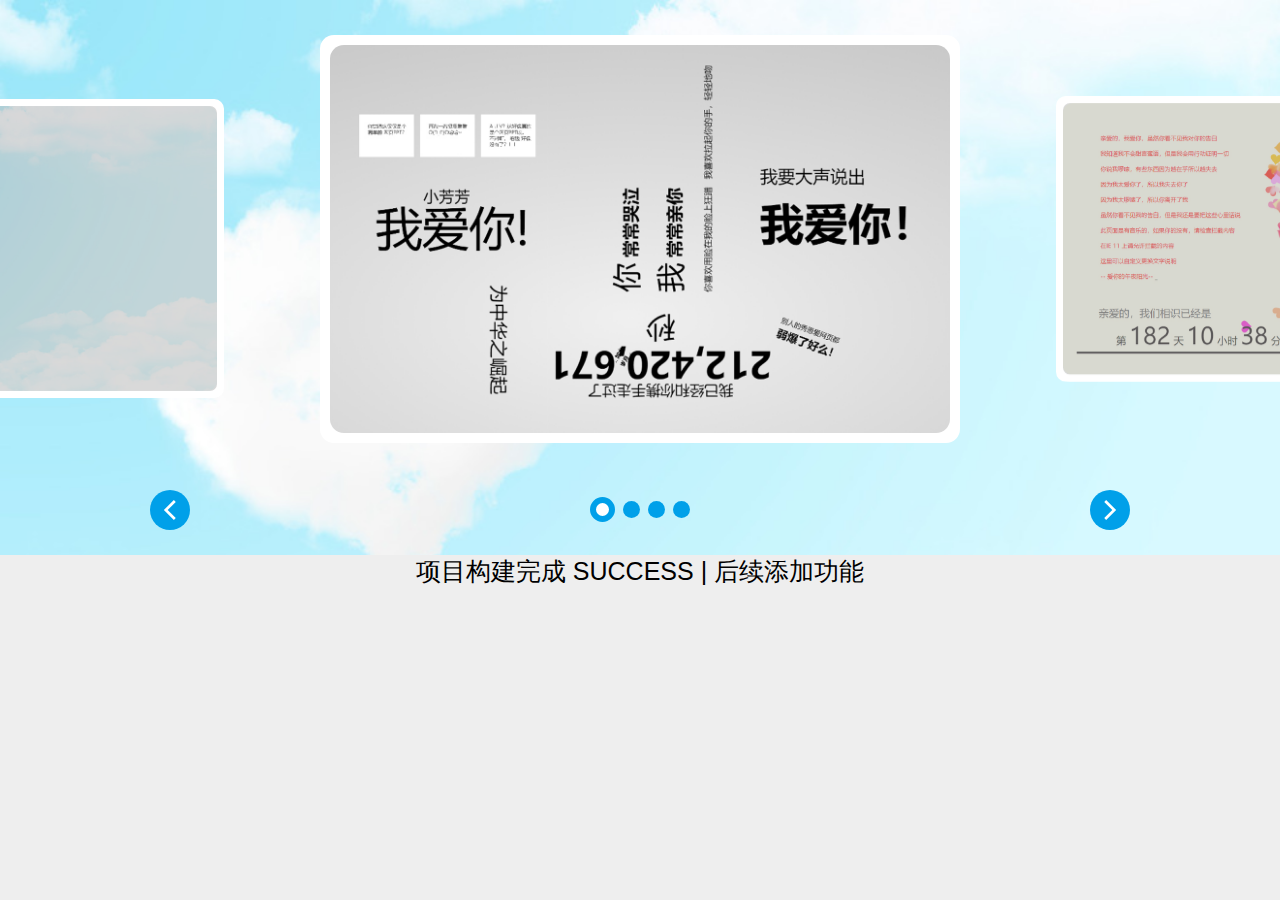
<file: index.html>
<!DOCTYPE html>
<html lang="zh">
<head>
    <meta charset="utf-8">
    <title>love-confession</title>
    <base target="_blank" />
    <link rel="stylesheet" type="text/css" href="css/swiper.min.css">
    <link rel="stylesheet" type="text/css" href="css/style.css">
</head>
<body>
	<!-- Swiper -->
	<section class="pc-banner">
	    <div class="swiper-container">
	        <div class="swiper-wrapper">
	            <div class="swiper-slide swiper-slide-center none-effect">
	            	<a href="demo/01/index.html"><img src="images/01.jpg" ></a>
	            </div>
	            <div class="swiper-slide"><a href="demo/02/index.html"><img src="images/02.jpg" ></a></div>
	            <div class="swiper-slide"><a href="demo/03/index.html"><img src="images/03.jpg" ></a></div>
	            <div class="swiper-slide"><a href="#"><img src="images/00.jpg" ></a></div>

	        </div>
	    </div>

	    <div class="swiper-pagination"></div>
		<div class="button">
	    <div class="swiper-button-prev"></div>
	    <div class="swiper-button-next"></div></div>
	</section>
	<div class="describe">项目构建完成 SUCCESS | 后续添加功能</div>

    <!-- Swiper JS -->
    <script src="js/swiper.min.js"></script>
    <!-- Initialize Swiper -->
    <script>
		window.onload = function() {
	    var swiper = new Swiper('.swiper-container',{
			autoplay:3000,	//是否自动滚动
			speed:1000,		//滚动速速
			autoplayDisableOnInteraction : false,
			loop:true,
			centeredSlides : true,
			slidesPerView:2,//当前选中
	        pagination : '.swiper-pagination',
			paginationClickable:true,
			prevButton:'.swiper-button-prev',//左右切换
	        nextButton:'.swiper-button-next',//左右切换
			onInit:function(swiper){		 //当前选中 状态
					swiper.slides[2].className="swiper-slide swiper-slide-active";//第一次打开不要动画
				},
	        	breakpoints: { 
	                668: {
	                    slidesPerView: 1,
	                }
	            }
			});
		}
    </script>
</body>
</html>
</file>
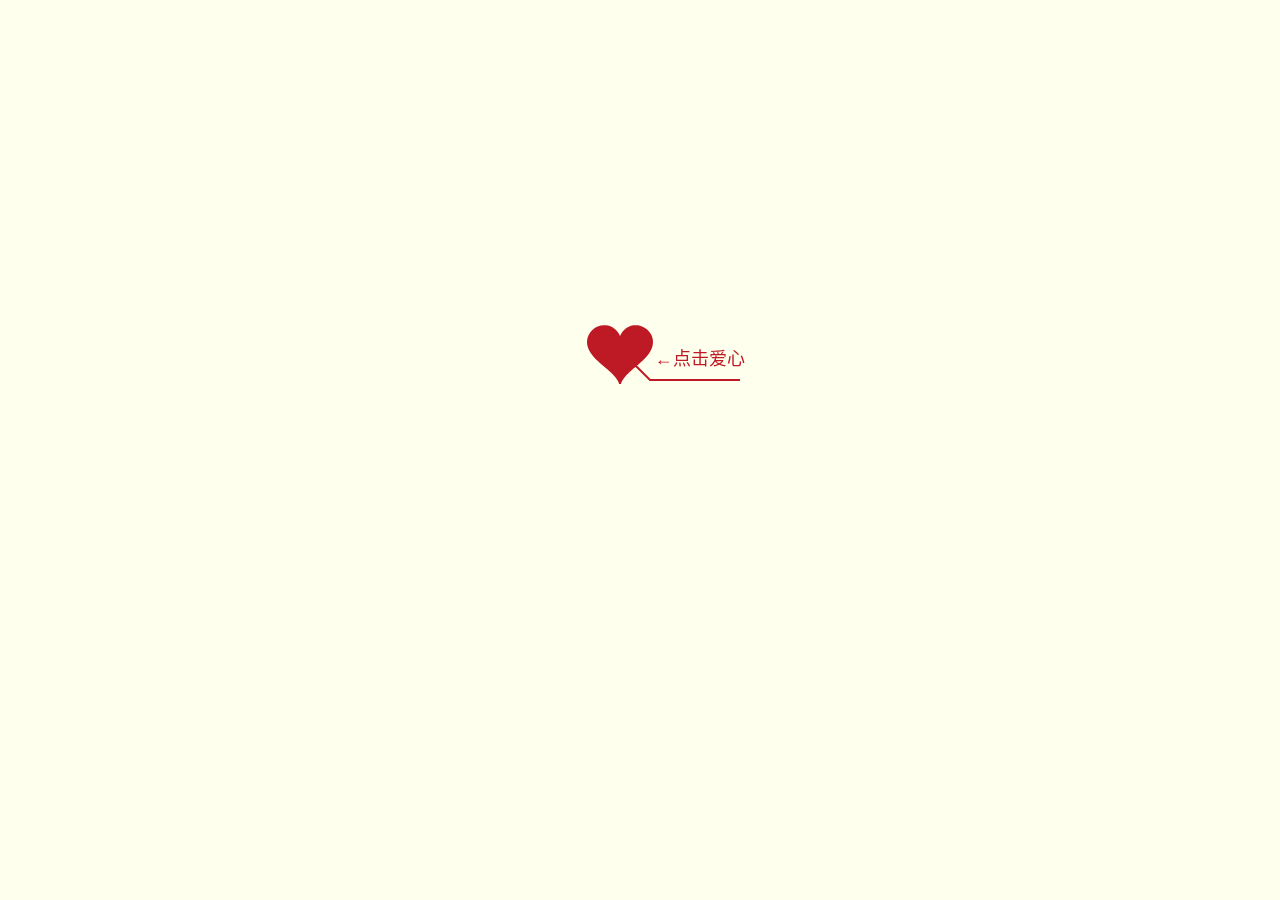
<file: demo/02/index.html>
﻿<!DOCTYPE html>
<html lang="Zh-CN">
<head>
	<!-------------------------------------------------------------------------------->
	<!-- 想要了解更多此类页面信息 -->
	<!-- 欢迎访问GitHub开源项目：https://github.com/local-host-8080/love-confession -->
	<!-- 相信总有一款适合你~ -->
	<!-------------------------------------------------------------------------------->
	<meta http-equiv="Content-Type" content="text/html; charset=UTF-8">
	<title>02-相识若相思|相恋似相依</title>
    <link type="text/css" rel="stylesheet" href="./js/default.css">
	<script type="text/javascript" src="./js/jquery.min.js"></script>
	<script type="text/javascript" src="./js/jscex.min.js"></script>
	<script type="text/javascript" src="./js/jscex-parser.js"></script>
	<script type="text/javascript" src="./js/jscex-jit.js"></script>
	<script type="text/javascript" src="./js/jscex-builderbase.min.js"></script>
	<script type="text/javascript" src="./js/jscex-async.min.js"></script>
	<script type="text/javascript" src="./js/jscex-async-powerpack.min.js"></script>
	<script type="text/javascript" src="./js/functions.js" charset="utf-8"></script>
	<script type="text/javascript" src="./js/love.js" charset="utf-8"></script>
</head>
<body>
	<audio autoplay="autopaly">
	<source src="music/勇气-梁静茹.mp3" type="audio/mp3" /></audio>  
	<div id="main">
	<div id="error">本页面采用HTML5编辑，目前您的浏览器无法显示，请换成谷歌(<a href="http://www.google.cn/chrome/intl/zh-CN/landing_chrome.html?hl=zh-CN&brand=CHMI">Chrome</a>)或者火狐(<a href="http://firefox.com.cn/download/">Firefox</a>)浏览器，或者其他游览器的最新版本。</div>
		<div id="wrap">
			<div id="text">
				<div id="code">
					<font color="#FF0000">
						<span class="say">亲爱的，我爱你，虽然你看不见我对你的告白</span><br>
						<span class="say"> </span><br>
						<span class="say"> 我知道我不会甜言蜜语，但是我会用行动证明一切</span><br>
						<span class="say"> </span><br>
						<span class="say">你说我啰嗦，有些东西因为越在乎所以越失去</span><br>
						<span class="say"> </span><br>
						<span class="say">因为我太爱你了，所以我失去你了</span><br>
						<span class="say"> </span><br>
						<span class="say">因为我太啰嗦了，所以你离开了我</span><br>
						<span class="say"> </span><br>
						<span class="say">虽然你看不见我的告白，但是我还是要把这些心里话说</span><br>
						<span class="say"> </span><br>
						<span class="say">此页面是有音乐的，如果你的没有，请检查拦截内容</span><br>
						<span class="say"> </span><br>
						<span class="say">在IE 11 上请允许拦截的内容</span><br>
						<span class="say"> </span><br>
						<span class="say">这里可以自定义更换文字说明</span><br>
						<span class="say"> </span><br>
						<span class="say"> -- 爱你的午夜阳光--</span>
					</font>
				</div>
			</div>
			<div id="clock-box">
				<span><font color="#666666">亲爱的，我们相识已经是</font></span>
				<div id="clock"></div>
			</div>
			<canvas id="canvas" width="1100" height="680"></canvas>
		</div>
	</div>
<script>
    (function(){
        var canvas = $('#canvas');
		
        if (!canvas[0].getContext) {
            $("#error").show();
            return false;
        }

        var width = canvas.width();
        var height = canvas.height();
        
        canvas.attr("width", width);
        canvas.attr("height", height);

        var opts = {
            seed: {
                x: width / 2 - 20,
                color: "rgb(190, 26, 37)",
                scale: 2
            },
            branch: [
                [535, 680, 570, 250, 500, 200, 30, 100, [
                    [540, 500, 455, 417, 340, 400, 13, 100, [
                        [450, 435, 434, 430, 394, 395, 2, 40]
                    ]],
                    [550, 445, 600, 356, 680, 345, 12, 100, [
                        [578, 400, 648, 409, 661, 426, 3, 80]
                    ]],
                    [539, 281, 537, 248, 534, 217, 3, 40],
                    [546, 397, 413, 247, 328, 244, 9, 80, [
                        [427, 286, 383, 253, 371, 205, 2, 40],
                        [498, 345, 435, 315, 395, 330, 4, 60]
                    ]],
                    [546, 357, 608, 252, 678, 221, 6, 100, [
                        [590, 293, 646, 277, 648, 271, 2, 80]
                    ]]
                ]] 
            ],
            bloom: {
                num: 700,
                width: 1080,
                height: 650,
            },
            footer: {
                width: 1200,
                height: 5,
                speed: 10,
            }
        }

        var tree = new Tree(canvas[0], width, height, opts);
        var seed = tree.seed;
        var foot = tree.footer;
        var hold = 1;

        canvas.click(function(e) {
            var offset = canvas.offset(), x, y;
            x = e.pageX - offset.left;
            y = e.pageY - offset.top;
            if (seed.hover(x, y)) {
                hold = 0; 
                canvas.unbind("click");
                canvas.unbind("mousemove");
                canvas.removeClass('hand');
            }
        }).mousemove(function(e){
            var offset = canvas.offset(), x, y;
            x = e.pageX - offset.left;
            y = e.pageY - offset.top;
            canvas.toggleClass('hand', seed.hover(x, y));
        });

        var seedAnimate = eval(Jscex.compile("async", function () {
            seed.draw();
            while (hold) {
                $await(Jscex.Async.sleep(10));
            }
            while (seed.canScale()) {
                seed.scale(0.95);
                $await(Jscex.Async.sleep(10));
            }
            while (seed.canMove()) {
                seed.move(0, 2);
                foot.draw();
                $await(Jscex.Async.sleep(10));
            }
        }));

        var growAnimate = eval(Jscex.compile("async", function () {
            do {
    	        tree.grow();
                $await(Jscex.Async.sleep(10));
            } while (tree.canGrow());
        }));

        var flowAnimate = eval(Jscex.compile("async", function () {
            do {
    	        tree.flower(2);
                $await(Jscex.Async.sleep(10));
            } while (tree.canFlower());
        }));

        var moveAnimate = eval(Jscex.compile("async", function () {
            tree.snapshot("p1", 240, 0, 610, 680);
            while (tree.move("p1", 500, 0)) {
                foot.draw();
                $await(Jscex.Async.sleep(10));
            }
            foot.draw();
            tree.snapshot("p2", 500, 0, 610, 680);

            // 会有闪烁不得意这样做, (＞﹏＜)
            canvas.parent().css("background", "url(" + tree.toDataURL('image/png') + ")");
            canvas.css("background", "#ffe");
            $await(Jscex.Async.sleep(300));
            canvas.css("background", "none");
        }));

        var jumpAnimate = eval(Jscex.compile("async", function () {
            var ctx = tree.ctx;
            while (true) {
                tree.ctx.clearRect(0, 0, width, height);
                tree.jump();
                foot.draw();
                $await(Jscex.Async.sleep(25));
            }
        }));

        var textAnimate = eval(Jscex.compile("async", function () {
		    var together = new Date();
		    together.setFullYear(2019,03 ,08); 			//时间年月日
		    together.setHours(07);						//小时	
		    together.setMinutes(03);					//分钟
		    together.setSeconds(0);						//秒前一位
		    together.setMilliseconds(55);				//秒第二位

		    $("#code").show().typewriter();
            $("#clock-box").fadeIn(500);
            while (true) {
                timeElapse(together);
                $await(Jscex.Async.sleep(1000));
            }
        }));

        var runAsync = eval(Jscex.compile("async", function () {
            $await(seedAnimate());
            $await(growAnimate());
            $await(flowAnimate());
            $await(moveAnimate());

            textAnimate().start();

            $await(jumpAnimate());
        }));

        runAsync().start();
    })();
</script>
</body>
</html>
</file>
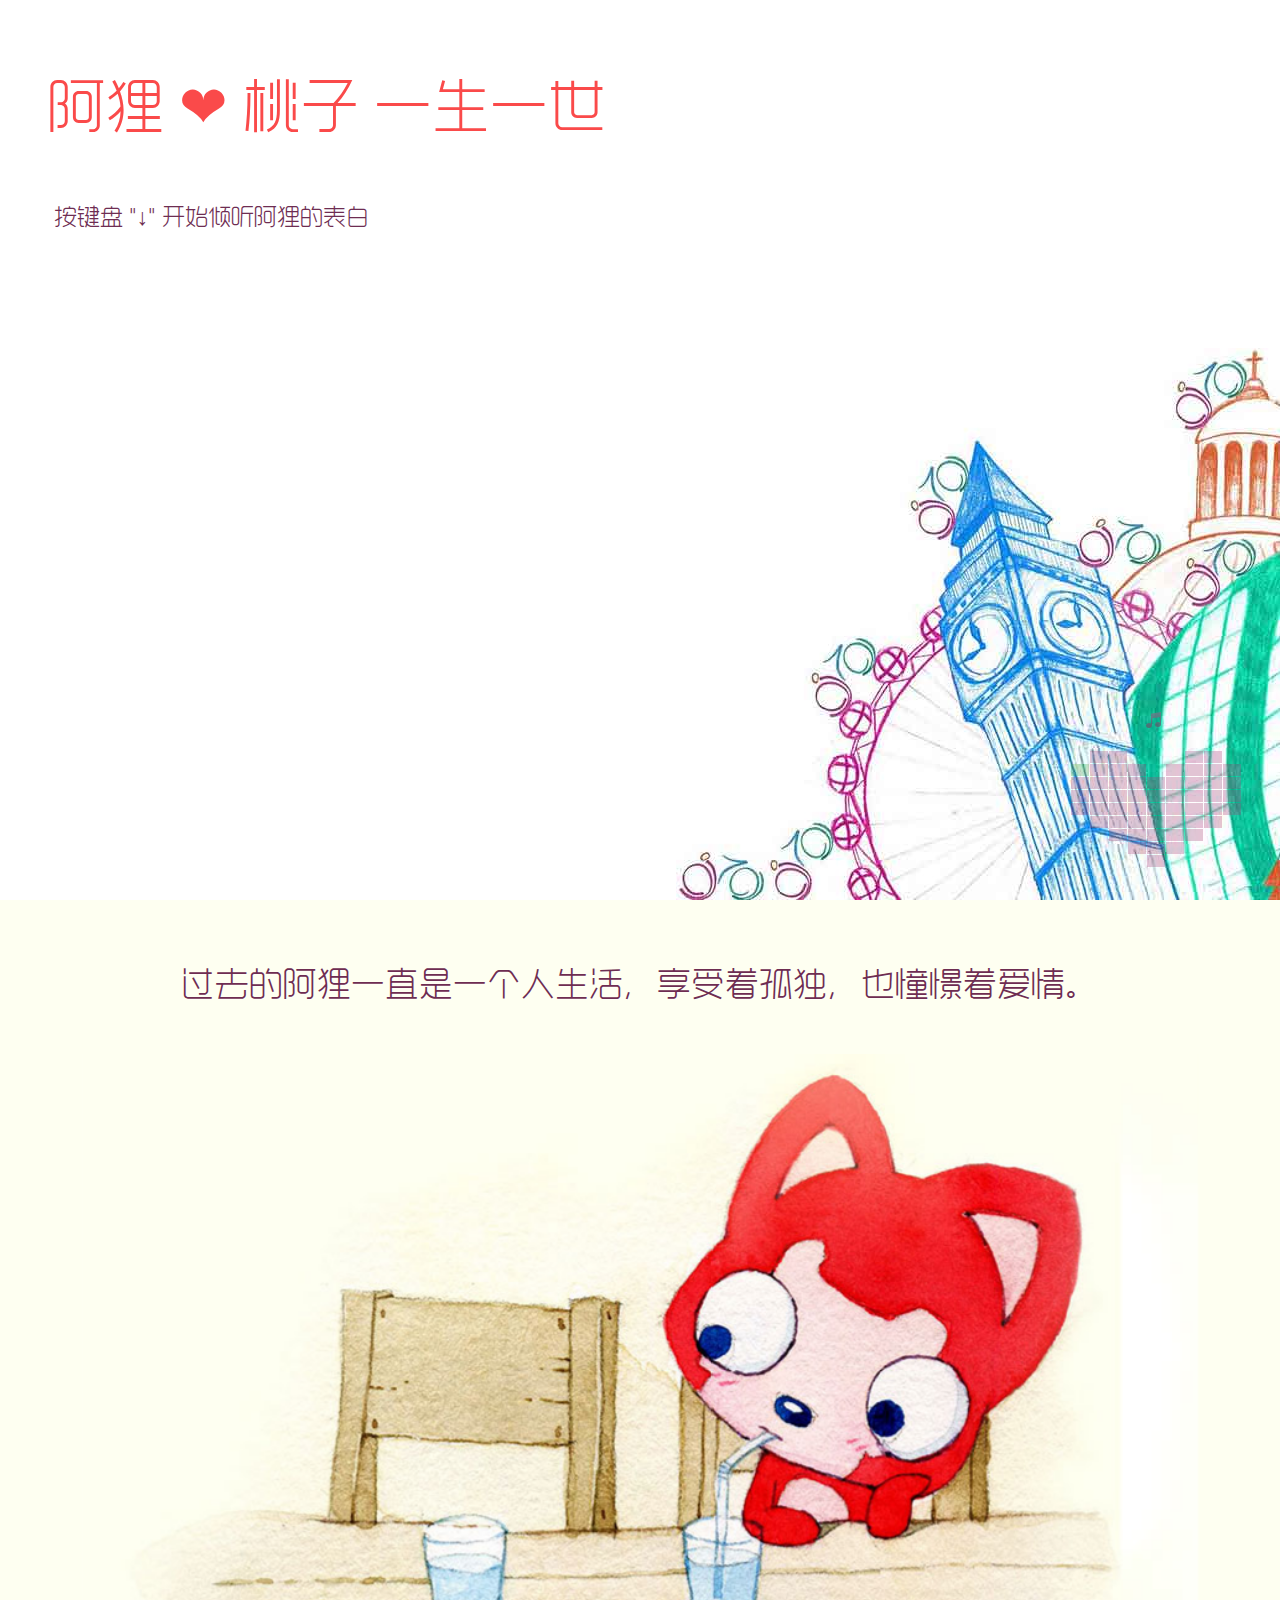
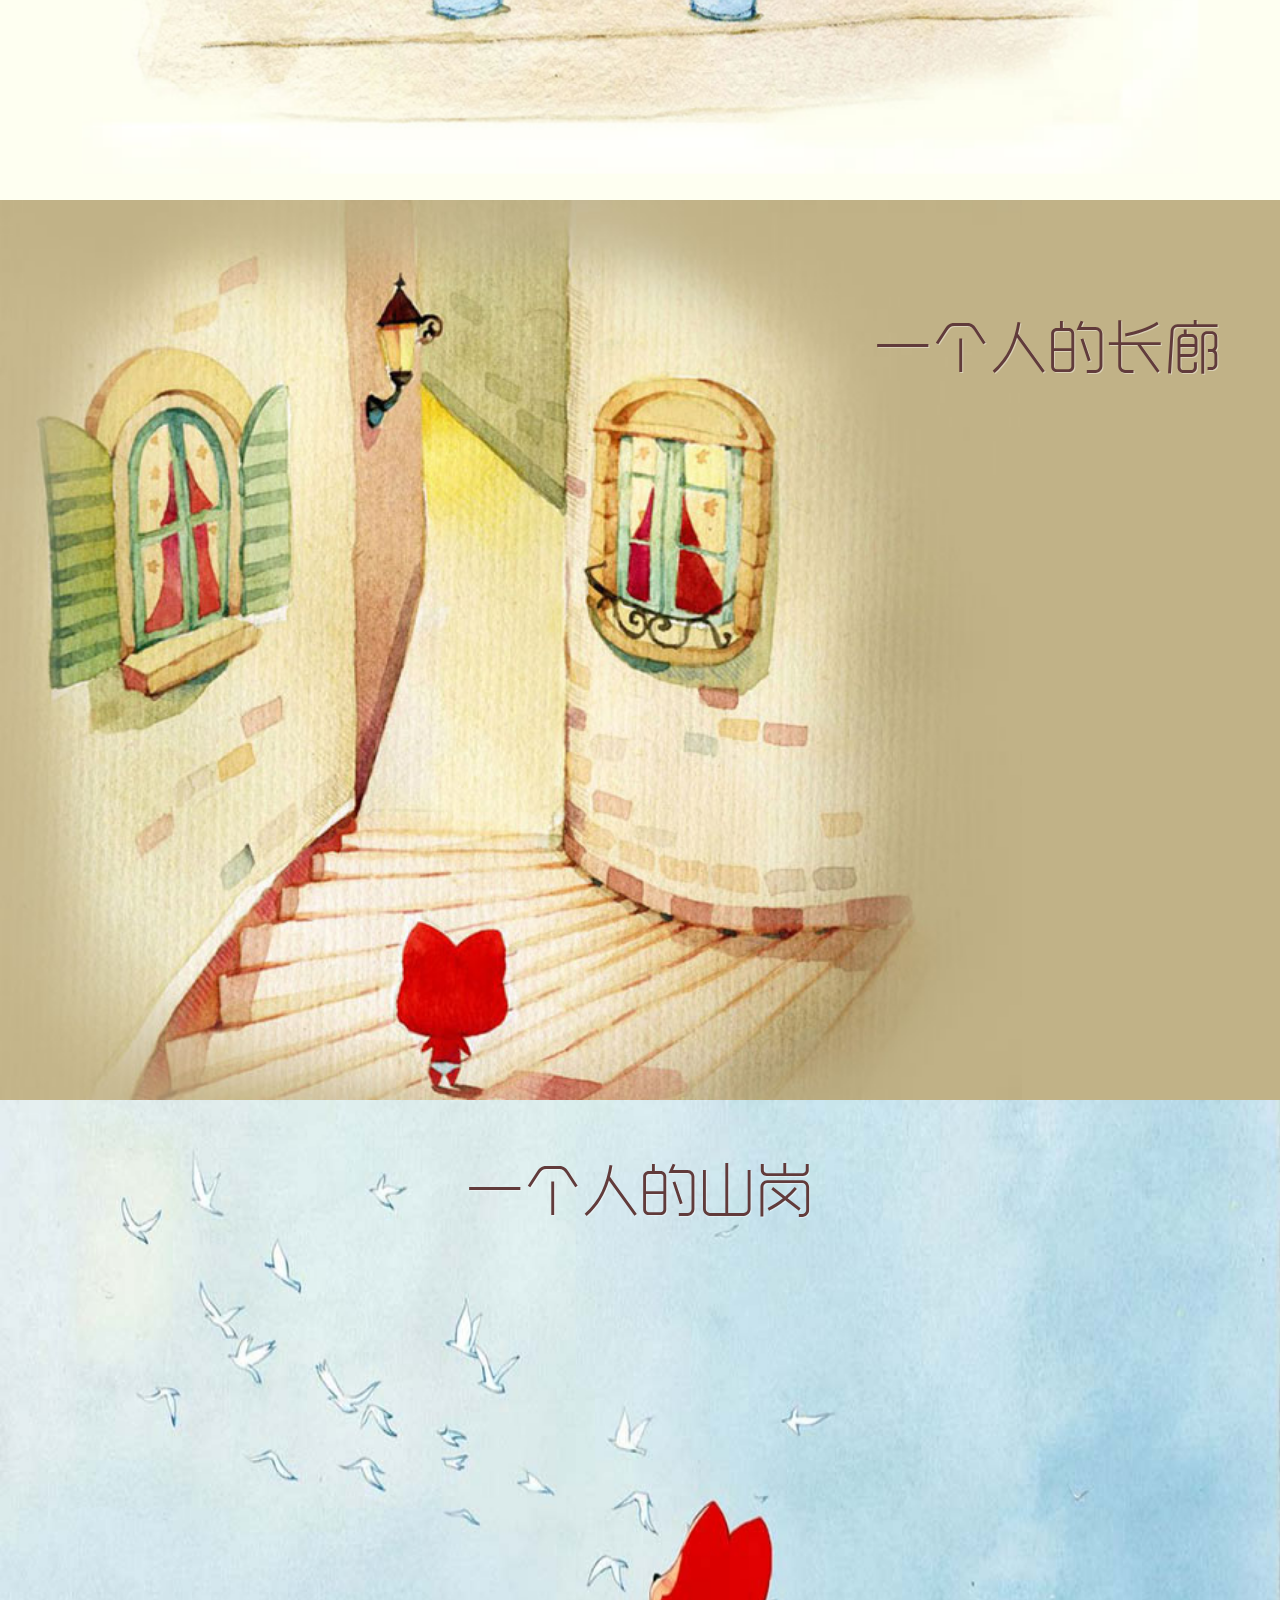
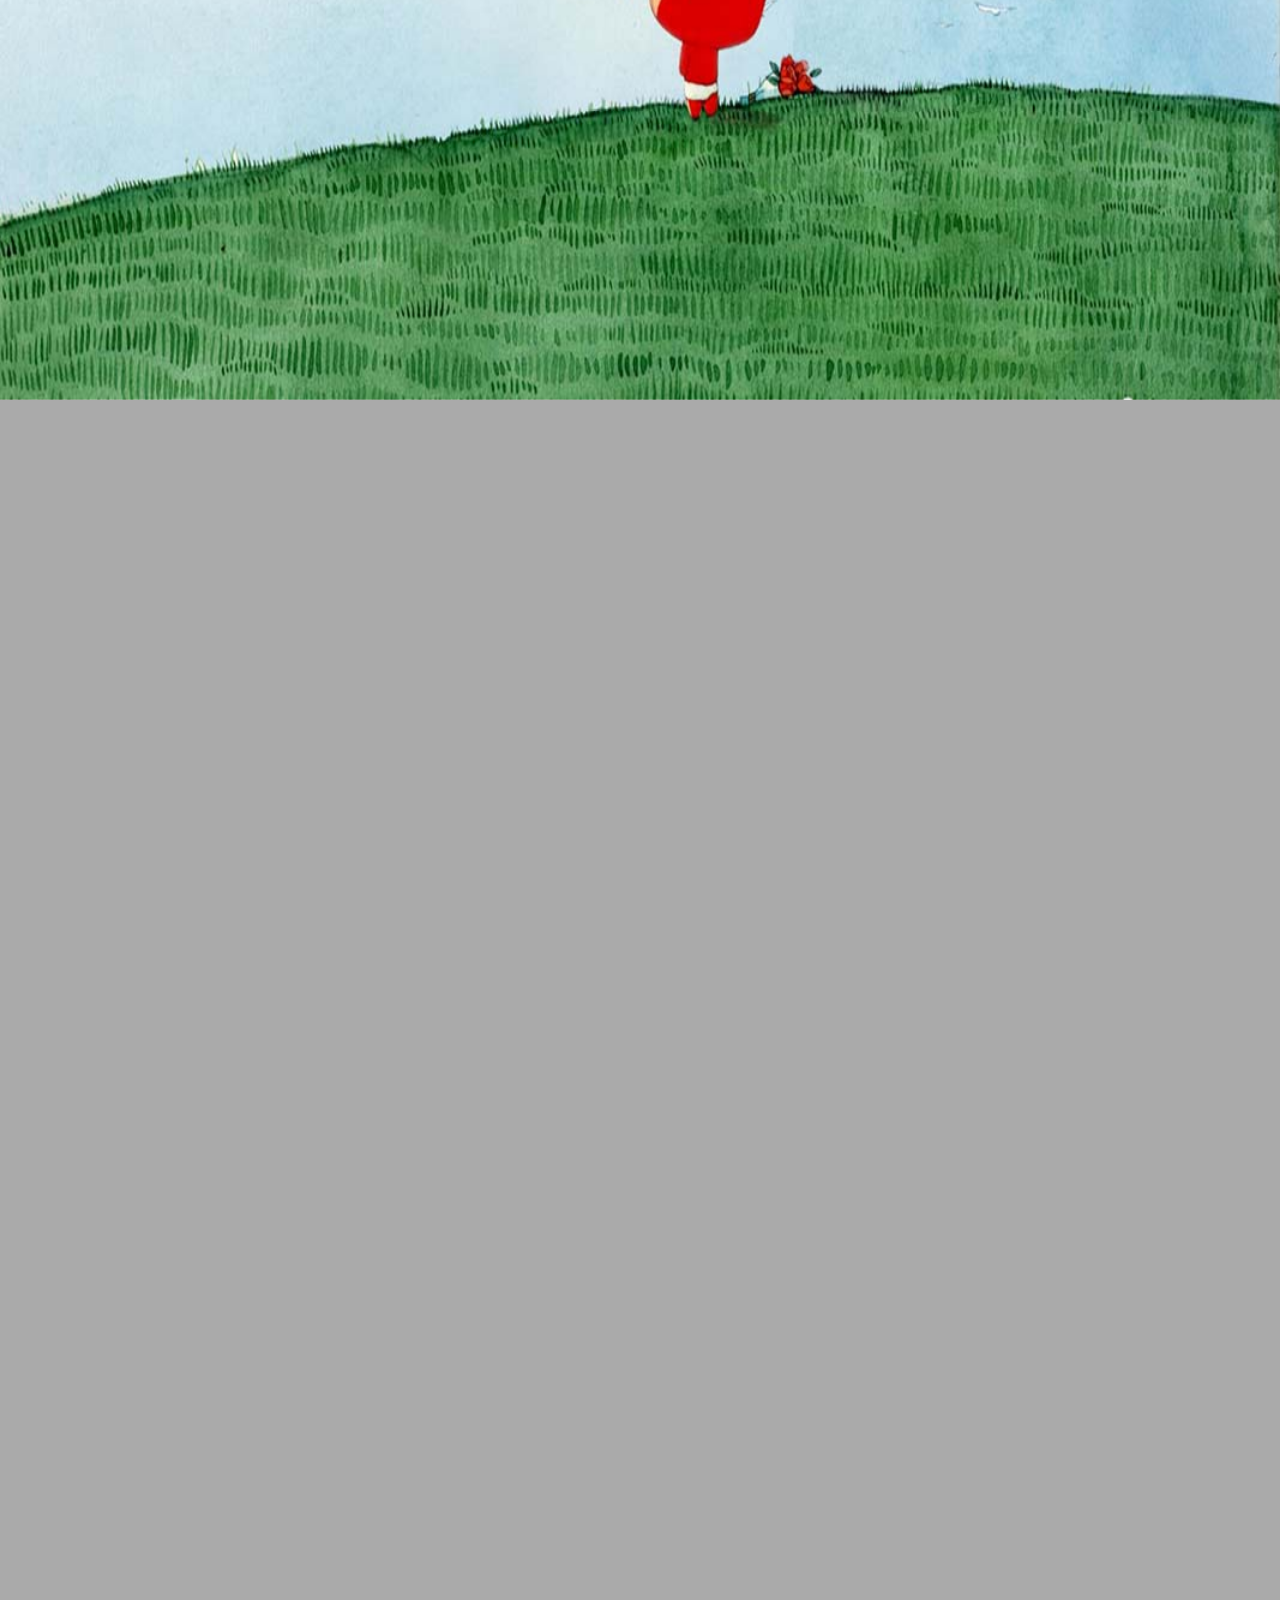
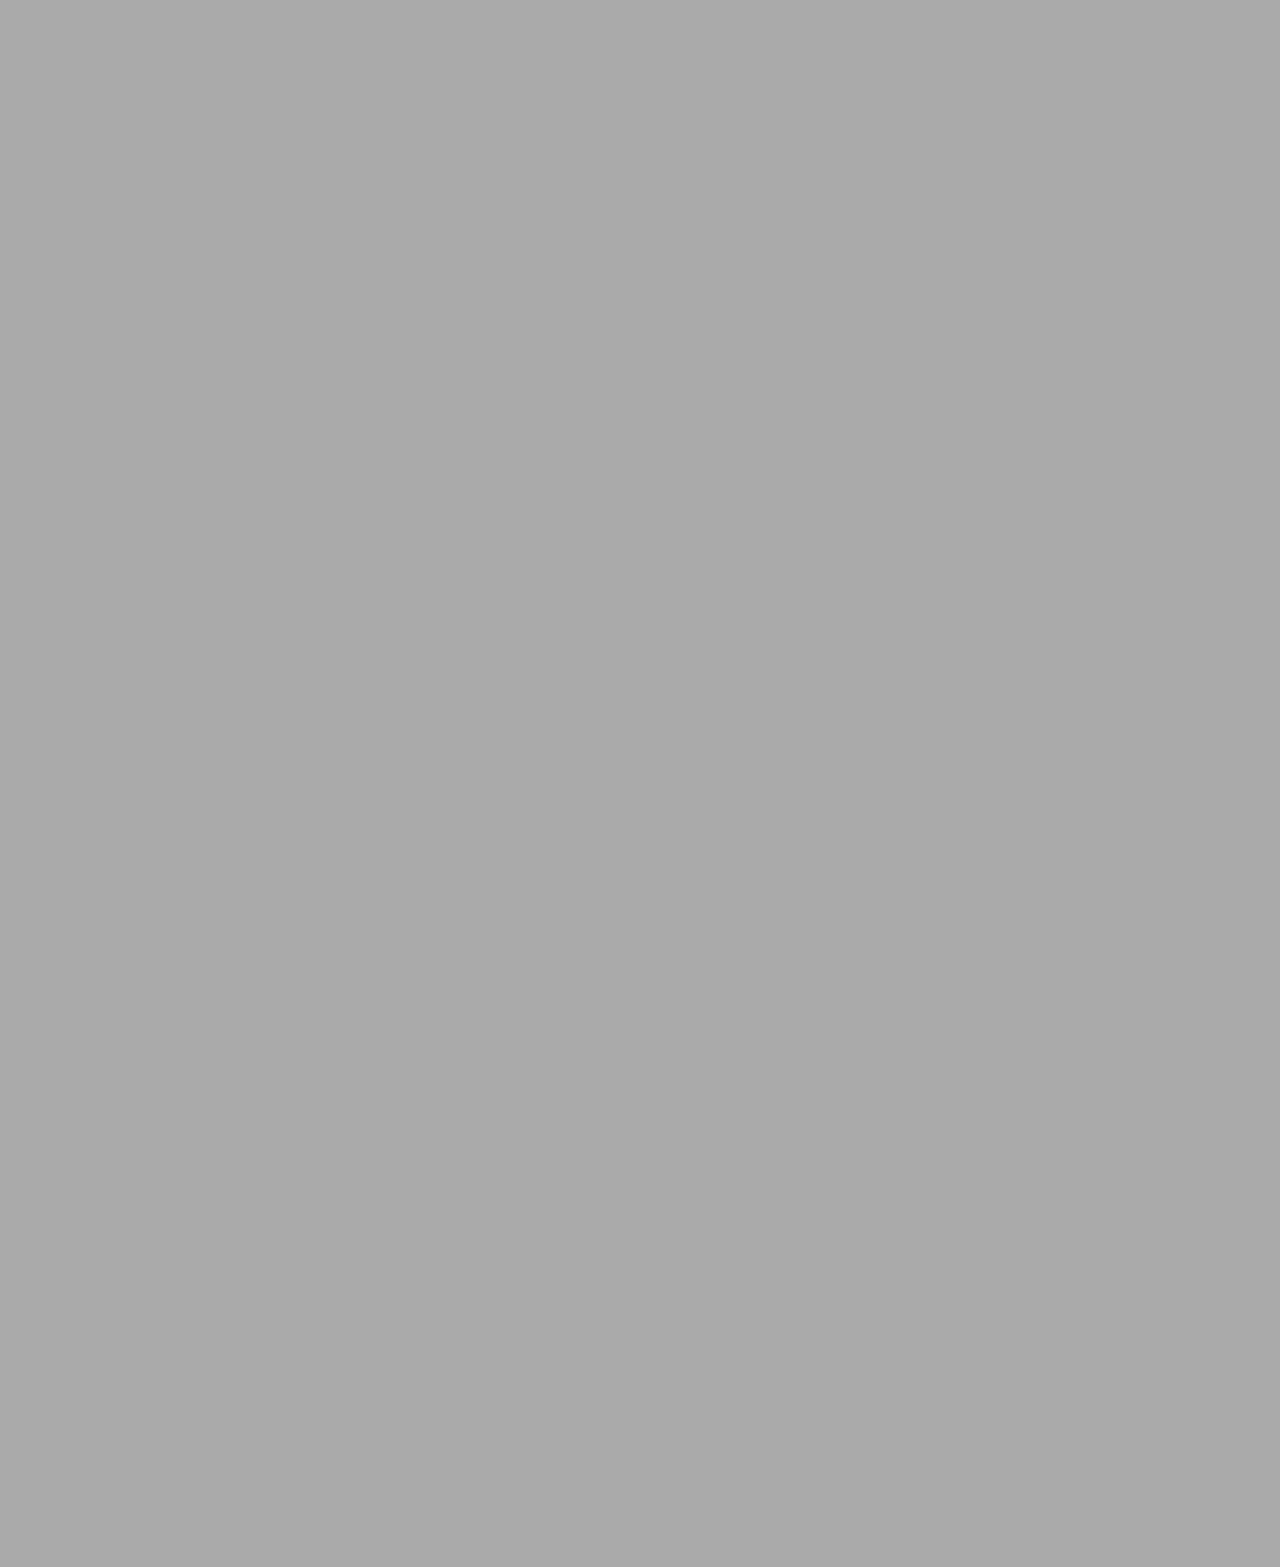
<file: demo/03/index.html>
<!DOCTYPE html PUBLIC "-//W3C//DTD XHTML 1.0 Strict//EN" "http://www.w3.org/TR/xhtml1/DTD/xhtml1-strict.dtd">
<html>
<head>
	<!-------------------------------------------------------------------------------->
	<!-- 想要了解更多此类页面信息 -->
	<!-- 欢迎访问GitHub开源项目：https://github.com/local-host-8080/love-confession -->
	<!-- 相信总有一款适合你~ -->
	<!-------------------------------------------------------------------------------->
	<meta http-equiv="Content-Type" content="text/html; charset=UTF-8">
	<title>03-相遇|相识|相知|相爱</title>
	<link rel="stylesheet" href="./css/all.min.css" >
</head>
<body>
	<div class="flowtime">
		<div class="ft-section section-1" data-id="section-1">
			<div id="/section-1/page-1" class="ft-page page-1" data-id="page-1">
				<p class="text1"><span id="text-75" contenteditable="true">阿狸</span> ❤ <span id="text-76" contenteditable="true">桃子</span> <span id="text-77" contenteditable="true">一生一世</span></p>
				<p class="text2">按键盘 "↓" <span id="text-78" contenteditable="true">开始倾听阿狸的表白</span></p>
			</div>
			<div id="/section-1/page-2" class="ft-page page-2" data-id="page-2">
				<p class="top-text" id="text-1" contenteditable="true">过去的阿狸一直是一个人生活，享受着孤独，也憧憬着爱情。</p>
				<img src="img/iali63.jpg" tppabs="img/iali63.jpg"/>
			</div>
			<div id="/section-1/page-3" class="ft-page page-3 left-img" data-id="page-3">
				<h2 class="text" id="text-2" contenteditable="true">一个人的长廊</h2>
				<img src="img/iali35.jpg" tppabs="img/iali35.jpg"/>
			</div>
			<div id="/section-1/page-4" class="ft-page page-4 full-img" data-id="page-4">
				<h2 class="center-text" id="text-3" contenteditable="true">一个人的山岗</h2>
				<img src="img/iali6.jpg" tppabs="img/iali6.jpg"/>
			</div>
		</div>
		<div class="ft-section section-2" data-id="section-2">
			<div id="/section-2/page-1" class="ft-page page-5 full-img" data-id="page-1">
				<h2 class="center-text" id="text-4" contenteditable="true">一个人的地铁</h2>
				<img src="img/iali19.jpg" tppabs="img/iali19.jpg"/>
			</div>
			<div id="/section-2/page-2" class="ft-page page-6" data-id="page-2">
				<h2 class="center-text" id="text-5" contenteditable="true">一个人的游乐场</h2>
				<img src="img/iali29.jpg" tppabs="img/iali29.jpg"/>
			</div>
			<div id="/section-2/page-3" class="ft-page page-7" data-id="page-3">
				<h3 id="text-6" contenteditable="true">但他依然乐观，微笑着，等待着</h3>
				<img src="img/iali60.jpg" tppabs="img/iali60.jpg"/>
			</div>
			<div id="/section-2/page-4" class="ft-page page-8 full-img" data-id="page-4">
				<h3 id="text-7" contenteditable="true">生活难免有风风雨雨</h3>
				<img src="img/iali51.jpg" tppabs="img/iali51.jpg" />
			</div>
			<div id="/section-2/page-5" class="ft-page page-9" data-id="page-5">
				<h3 id="text-8" contenteditable="true">他总是能够轻松的应对</h3>
				<img src="img/iali5.jpg" tppabs="img/iali5.jpg" />
			</div>
			<div id="/section-2/page-6" class="ft-page page-10" data-id="page-6">
				<h3 id="text-9" contenteditable="true">并且面带阳光、自信的笑容</h3>
				<img src="img/iali22.jpg" tppabs="img/iali22.jpg" />
			</div>
		</div>
		<div class="ft-section section-3" data-id="section-3">
			<div id="/section-3/page-1" class="ft-page page-11 full-img" data-id="page-1">
				<h3 id="text-10" contenteditable="true">生活也不会总是一帆风顺</h3>
				<img src="img/iali24.jpg" tppabs="img/iali24.jpg"  />
			</div>
			<div id="/section-3/page-2" class="ft-page page-12" data-id="page-2">
				<h3><span id="text-11" contenteditable="true">但他每次都能勇敢的面对</span><br /><span id="text-12" contenteditable="true">随时准备接受生活的挑战</span></h3>
				<img src="img/iali25.jpg" tppabs="img/iali25.jpg" />
			</div>
			<div id="/section-3/page-3" class="ft-page page-13" data-id="page-3">
				<img src="img/iali64.jpg" tppabs="img/iali64.jpg"' />
				<h3 id="text-13" contenteditable="true">可是阿狸的爱情又在哪里呢？</h3>
			</div>
			<div id="/section-3/page-4" class="ft-page page-14 left-img" data-id="page-4">
				<h3 id="text-14" contenteditable="true">在镜子里面吗？他不敢相信</h3>
				<img src="img/iali46.jpg" tppabs="img/iali46.jpg" />
			</div>
			<div id="/section-3/page-5" class="ft-page page-15 left-img" data-id="page-5">
				<h3><span id="text-15" contenteditable="true">他去问大树，我的爱情在哪里？</span><br /><span id="text-16" contenteditable="true">大树告诉他，也许就在不远的地方</span></h3>
				<img src="img/iali45.jpg" tppabs="img/iali45.jpg" />
			</div>
			<div id="/section-3/page-6" class="ft-page page-16 left-img" data-id="page-6">
				<h3><span id="text-17" contenteditable="true">于是，阿狸一个人继续向前走</span><br /><span id="text-18" contenteditable="true">走在茫茫的雪地上</span></h3>
				<img src="img/iali66.jpg" tppabs="img/iali66.jpg" />
			</div>
			<div id="/section-3/page-7" class="ft-page page-17 top-text" data-id="page-7">
				<h3 id="text-19" contenteditable="true">直到有一天阿狸与桃子相遇了</h3>
				<img src="img/iali16.jpg" tppabs="img/iali16.jpg" />
			</div>
		</div>
		<div class="ft-section section-4" data-id="section-4">
			<div id="/section-4/page-1" class="ft-page page-18 full-img" data-id="page-1">
				<p class="text" id="text-20" contenteditable="true">阿狸喜欢桃子，因为桃子的出现，阿狸脸上有了更加灿烂的笑容</p>
				<img src="img/iali11.jpg" tppabs="img/iali11.jpg"  />
			</div>
			<div id="/section-4/page-2" class="ft-page page-19" data-id="page-2">
				<h3 id="text-21" contenteditable="true">可是桃子会喜欢阿狸吗？</h3>
				<img src="img/iali75.jpg" tppabs="img/iali75.jpg" />
			</div>
			<div id="/section-4/page-3" class="ft-page page-20" data-id="page-3">
				<img src="img/iali59.png" tppabs="img/iali59.png" />
				<h3 id="text-22" contenteditable="true">终于有一天，阿狸鼓起了勇气</h3>
				<img src="img/iali9.jpg" tppabs="img/iali9.jpg" />
			</div>
			<div id="/section-4/page-4" class="ft-page page-21" data-id="page-4">
				<h3 id="text-23" contenteditable="true">阿狸好高兴</h3>
				<img src="img/iali59.png" tppabs="img/iali59.png" />
			</div>
			<div id="/section-4/page-5" class="ft-page page-22 left-img" data-id="page-5">
				<h3 id="text-24" contenteditable="true">每天阿狸都会去找桃子</h3>
				<img src="img/iali4.jpg" tppabs="img/iali4.jpg" />
			</div>
			<div id="/section-4/page-6" class="ft-page page-23 left-img" data-id="page-6">
				<h3 id="text-25" contenteditable="true">然后两个人一起出去玩</h3>
				<img src="img/iali44.jpg" tppabs="img/iali44.jpg" />
			</div>
			<div id="/section-4/page-7" class="ft-page page-24 full-img" data-id="page-7">	
				<h3 id="text-26" contenteditable="true">晚上阿狸会把桃子送回家</h3>
				<img src="img/iali32.jpg" tppabs="img/iali32.jpg" />
			</div>
		</div>
		<div class="ft-section section-5" data-id="section-5">
			<div id="/section-5/page-1" class="ft-page page-25 left-img" data-id="page-1">
				<h3><span id="text-27" contenteditable="true">直到很晚</span><br /><span id="text-28" contenteditable="true">阿狸才会一个人回家</span></h3>
				<img src="img/iali37.jpg" tppabs="img/iali37.jpg" />
			</div>
			<div id="/section-5/page-2" class="ft-page page-26 top-text" data-id="page-2">
				<h3 id="text-29" contenteditable="true">然后高兴地进入梦乡，希望梦到桃子</h3>
				<img src="img/iali10.gif" tppabs="img/iali10.gif" />
			</div>
			<div id="/section-5/page-3" class="ft-page page-27" data-id="page-3">
				<h3 id="text-30" contenteditable="true">阿狸很快就成为了桃子的逛街助手</h3>
				<img src="img/iali67.jpg" tppabs="img/iali67.jpg"  />
			</div>
			<div id="/section-5/page-4" class="ft-page page-28" data-id="page-4">
				<h3 id="text-31" contenteditable="true">阿狸和桃子一起去了好多地方玩</h3>
				<img src="img/iali40.jpg" tppabs="img/iali40.jpg" />
			</div>
			<div id="/section-5/page-5" class="ft-page page-29" data-id="page-5">
				<h3 id="text-32" contenteditable="true">阿狸也和桃子一样成为了一个吃货</h3>
				<img src="img/iali12.jpg" tppabs="img/iali12.jpg" />
			</div>
			<div id="/section-5/page-6" class="ft-page page-30" data-id="page-6">
				<h3 id="text-33" contenteditable="true">后来，他们搬到了一起</h3>
				<img src="img/iali76.gif" tppabs="img/iali76.gif" />
			</div>
			<div id="/section-5/page-7" class="ft-page page-31" data-id="page-7">
				<h3 id="text-34" contenteditable="true">于是阿狸开始学习新的技能</h3>
				<img src="img/iali77.jpg" tppabs="img/iali77.jpg" />
			</div>
		</div>
		<div class="ft-section section-6" data-id="section-6">
			<div id="/section-6/page-1" class="ft-page page-32" data-id="page-1">
				<h3 id="text-35" contenteditable="true">煮饭</h3>
				<img src="img/iali62.jpg" tppabs="img/iali62.jpg"  />
			</div>
			<div id="/section-6/page-2" class="ft-page page-33 top-text" data-id="page-2">
				<h3 id="text-36" contenteditable="true">每天早上，他们吃着自己做的美食</h3>
				<img src="img/iali3.jpg" tppabs="img/iali3.jpg" />
			</div>
			<div id="/section-6/page-3" class="ft-page page-34 left-img" data-id="page-3">
				<h3 id="text-37" contenteditable="true">然后在同一个站台，高高兴兴的一起上班</h3>
			</div>
			<div id="/section-6/page-4" class="ft-page page-35" data-id="page-4">
				<h3><span id="text-38" contenteditable="true">阿狸感觉自己好幸福。</span><br /><span id="text-39" contenteditable="true">因为自己有了家</span><br /><span id="text-40" contenteditable="true">那个有桃子在的地方</span></h3>
				<img src="img/iali8.gif" tppabs="img/iali8.gif" />
			</div>
			<div id="/section-6/page-5" class="ft-page page-36 full-img" data-id="page-5">
				<h3 id="text-41" contenteditable="true">他们偶尔也会吵架</h3>
				<img src="img/iali31.jpg" tppabs="img/iali31.jpg" />
			</div>
			<div id="/section-6/page-6" class="ft-page page-37 left-img" data-id="page-6">
				<h3 id="text-42" contenteditable="true">阿狸不想这样</h3>
				<img src="img/iali49.jpg" tppabs="img/iali49.jpg" />
			</div>
			<div id="/section-6/page-7" class="ft-page page-38 bottom-text" data-id="page-7">
				<img src="img/iali21.jpg" tppabs="img/iali21.jpg" />
				<h3 id="text-43" contenteditable="true">一定是我有什么做的不对，阿狸在想</h3>
			</div>
		</div>
		<div class="ft-section section-7" data-id="section-7">
			<div id="/section-7/page-1" class="ft-page page-39 left-img" data-id="page-1">
				<h3 id="text-44" contenteditable="true">如果没有桃子在身边，窗外就没有风景</h3>
				<img src="img/iali2.jpg" tppabs="img/iali2.jpg" />
			</div>
			<div id="/section-7/page-2" class="ft-page page-40" data-id="page-2">
				<h3 id="text-45" contenteditable="true">如果没有桃子在身后</h3>
				<img src="img/iali14.jpg" tppabs="img/iali14.jpg"  />
			</div>
			<div id="/section-7/page-3" class="ft-page page-41" data-id="page-3">
				<img src="img/iali30_1.jpg" tppabs="img/iali30_1.jpg" class='img1'/>
				<img src="img/iali30_2.jpg" tppabs="img/iali30_2.jpg" class='img2'/>
				<h3 id="text-46" contenteditable="true"> 阿狸又怎会飞的更高更远</h3>
			</div>
			<div id="/section-7/page-4" class="ft-page page-42" data-id="page-4">
				<h3><span id="text-47" contenteditable="true">阿狸不想这样。他要为桃子改变自己</span><br /><span id="text-48" contenteditable="true">桃子说她喜欢狮子座的人，于是阿狸许下愿望</span></h3>
				<img src="img/iali69.jpg" tppabs="img/iali69.jpg"  />
			</div>
			<div id="/section-7/page-5" class="ft-page page-43" data-id="page-5">
				<img src="img/iali42.jpg" tppabs="img/iali42.jpg" />
				<h3 id="text-49" contenteditable="true">我愿为你变成狮子座</h3>
			</div>
			<div id="/section-7/page-6" class="ft-page page-44 left-img" data-id="page-6">
				<h3><span id="text-50" contenteditable="true">爱情就像花草一样</span><br /><span id="text-51" contenteditable="true">需要用包容来浇灌</span></h3>
				<img src="img/iali0.jpg" tppabs="img/iali0.jpg" />
			</div>
			<div id="/section-7/page-7" class="ft-page page-45 left-img" data-id="page-7">
				<h3><span id="text-52" contenteditable="true">再到后来，桃子要过生日了</span><br /><span id="text-53" contenteditable="true">阿狸开始为桃子准备礼物</span></h3>
				<img src="img/iali18.jpg" tppabs="img/iali18.jpg" />
			</div>
		</div>
		<div class="ft-section section-8" data-id="section-8">
			<div id="/section-8/page-1" class="ft-page page-46" data-id="page-1">
				<img src="img/iali57.gif" tppabs="img/iali57.gif" />
				<h3>
					<span id="text-54" contenteditable="true">看着礼物一件件准备好了</span>
					<span id="text-55" contenteditable="true">阿狸好开心</span>
					<span id="text-56" contenteditable="true">因为他想象着桃子收到礼物时</span>
					<span id="text-57" contenteditable="true">开心的样子</span>
				</h3>
			</div>
			<div id="/section-8/page-2" class="ft-page page-47 top-text" data-id="page-2">
				<img src="img/iali58.jpg" tppabs="img/iali58.jpg" />
				<h3>
					<span id="text-58" contenteditable="true">想想后面还有一辈子</span>
					<span id="text-59" contenteditable="true">阿狸好开心</span>
					<span id="text-60" contenteditable="true">因为可以和桃子</span>
					<span id="text-61" contenteditable="true">去全世界好多地方玩</span></h3>
			</div>
			<div id="/section-8/page-3" class="ft-page page-48 left-img" data-id="page-3">
				<p><span id="text-62" contenteditable="true">阿狸也会继续努力</span><br />
				<span id="text-63" contenteditable="true">为了他和桃子的梦之城堡</span></p>
				<img src="img/iali65.jpg" tppabs="img/iali65.jpg"  />
			</div>
			<div id="/section-8/page-4" class="ft-page page-49 full-img" data-id="page-4">
				<h3><span id="text-64" contenteditable="true">阿狸很幸福，因为他找到了桃子。</span><br />
				<span id="text-65" contenteditable="true">他相信后面的每天都会是快乐的。</span><br /></h3>
				<img src="img/iali71.jpg" tppabs="img/iali71.jpg" />
			</div>
			<div id="/section-8/page-5" class="ft-page page-50" data-id="page-5">
				<p class='text' id="text-66" contenteditable="true">后来的一天，桃子说她不敢坐山车了，于是阿狸就带她到别的地方玩。这只是他们幸福生活中的一件小事，小到无法引起别人的注意。可这是属于阿狸和桃子的幸福生活。</p>
				<img src="img/iali50_1.jpg" tppabs="img/iali50_1.jpg" class='img1' />
				<img src="img/iali50_2.jpg" tppabs="img/iali50_2.jpg" class='img2' />
			</div>
			<div id="/section-8/page-6" class="ft-page page-51" data-id="page-6">
				<p><span id="text-67" contenteditable="true">桃子：永远有多远？</span><br />
				<span id="text-68" contenteditable="true">阿狸：比时间多一秒就是永远，我会永远爱你</span><br />
				<span id="text-69" contenteditable="true">桃子：世界有多大？</span><br />
				<span id="text-70" contenteditable="true">阿狸：你走到哪里，世界就有多大</span></p>
			</div>
		</div>
		<div class="ft-section section-9" data-id="section-9">
			<div id="/section-9/page-1" class="ft-page page-52 full-img" data-id="page-1">
				<h3 id="text-71" contenteditable="true">愿得一人心，白首不相离</h3>
				<img src="img/iali20.jpg" tppabs="img/iali20.jpg"  />
			</div>
			<div id="/section-9/page-2" class="ft-page page-53" data-id="page-2">
				<img src="img/iali68.jpg" tppabs="img/iali68.jpg" alt='happy birthday' />
				<h3 id="text-72" contenteditable="true">情人节快乐</h3>
			</div>
			<div id="/section-9/page-3" class="ft-page page-54 center-img" data-id="page-3" >
				<div class="center-img">I love you</div>
			</div>
			<div id="/section-9/page-4" class="ft-page page-55 right-img" data-id="page-4">
				<img src="img/14915.jpg" tppabs="img/14915.jpg" />
				<p class="text">
					<span id="text-73" contenteditable="true">阿狸和桃子的故事会一直继续下去。</span><br />
					<span id="text-74" contenteditable="true">无论精彩、平淡都会是他们喜欢的。</span><br />
					<br />
					<br />
					<span> -- 按“Esc" 键有惊喜</span>
				</p>				
			</div>
		</div>
	</div>
	<div class="nojavascript">您的浏览器禁用了javascript，无法正常浏览本页面</div>
	<audio id="bgmMusic" src="./music/lovebgm.mp3" autoplay="autoplay" loop="loop" preload="auto" type="audio/mp3"></audio>
	<script src="./js/jquery.min.js" tppabs="http://libs.baidu.com/jquery/1.8.3/jquery.min.js"></script>
	<script src="./js/all.min.js" ></script>
	<script src="./js/love.min.js" ></script>
	<div class="mPower"><span id="on" title="点击暂停" style=""></span><span id="off" title="点击播放"  style=""></span></div>
</body>
</html>
</file>
<file: css/style.css>
body {
	background: #eee;
	font-family: Helvetica Neue, Helvetica, Arial, sans-serif;
	font-size: 14px;
	color: #000;
	margin: 0;
	padding: 0;
}

.pc-banner {
	background: url(../images/background-images.jpg) no-repeat center top/100% auto;
	width: 100%;
	float: left;
}

@media screen and (max-width: 668px) {
	.pc-banner {
		background-size: auto 100%;
	}
}

.swiper-container {
	width: 100%;
	margin: 35px 0;
}

@media screen and (max-width: 668px) {
	.swiper-container {
		margin: 20px 0 15px;
	}
}

.swiper-slide {
	-webkit-transition: transform 1.0s;
	-moz-transition: transform 1.0s;
	-ms-transition: transform 1.0s;
	-o-transition: transform 1.0s;
	-webkit-transform: scale(0.7);
	transform: scale(0.7);
}

@media screen and (max-width: 668px) {
	.swiper-slide {
		-webkit-transform: scale(0.97);
		transform: scale(0.97);
	}
}

.swiper-slide-active,.swiper-slide-duplicate-active {
	-webkit-transform: scale(1);
	transform: scale(1);
}

@media screen and (max-width: 668px) {
	.swiper-slide-active,.swiper-slide-duplicate-active {
		-webkit-transform: scale(0.97);
		transform: scale(0.97);
	}
}

.none-effect {
	-webkit-transition: none;
	-moz-transition: none;
	-ms-transition: none;
	-o-transition: none;
}

.swiper-slide a {
	background: #fff;
	padding:10px;
	display: block;
	border-radius: 14px;
}

@media screen and (min-width: 668px) {
	.swiper-slide a:after {
		position: absolute;
		top: 0;
		left: 0;
		display: block;
		box-sizing: border-box;
		border: 10px solid #fff;
		content: "";
		width: 100%;
		height: 100%;
		background: url(../images/top_slick_cover.png) 0 0 repeat;
		border-radius: 20px;
	}
}

.swiper-slide-active a:after {
	background: none;
}

@media screen and (max-width: 668px) {
	.swiper-slide a {
		padding: 5px;
		border-radius: 7px;
	}
}

.swiper-slide img {
	width: 100%;
	border-radius: 14px;
	display: block;
}

@media screen and (max-width: 668px) {
	.swiper-slide img {
		border-radius: 7px;
	}
}

.swiper-pagination {
	position: relative;
	margin-bottom: 30px;
}

.swiper-pagination-bullet {
	background: #00a0e9;
	margin-left: 4px;
	margin-right: 4px;
	width: 17px;
	height: 17px;
	opacity: 1;
	margin-bottom: 4px;
}

.swiper-pagination-bullet-active {
	width: 13px;
	height: 13px;
	background: #FFF;
	border: 6px solid #00a0e9;
	margin-bottom: 0;
}

@media screen and (max-width: 668px) {
	
	.swiper-pagination {
		position: relative;
		margin-bottom: 20px;
	}

	.swiper-pagination-bullet {
		background: #00a0e9;
		margin-left: 2px;
		margin-right: 2px;
		width: 8px;
		height: 8px;
		margin-bottom: 2px;
	}

	.swiper-pagination-bullet-active {
		width: 6px;
		height: 6px;
		background: #FFF;
		border: 3px solid #00a0e9;
		margin-bottom: 0;
	}
}

.button {
	width: 1000px;
	margin: 0 auto;
	bottom: 43px;
	position: relative;
}

@media screen and (max-width: 668px) {
	.button {
		width: 70%;
		bottom: 22px;
	}
}

.button div:hover {
	background-color: #2f4798;
}

.describe{
	font-family: 'Roboto Condensed', sans-serif;
	text-align: center;
	font-size: 25px;
}

/*按钮*/
.swiper-button-prev {
	width: 40px;
	height: 40px;
	border-radius: 50%;
	background: url("data:image/svg+xml;charset=utf-8,%3Csvg%20xmlns%3D'http%3A%2F%2Fwww.w3.org%2F2000%2Fsvg'%20viewBox%3D'0%200%2027%2044'%3E%3Cpath%20d%3D'M0%2C22L22%2C0l4.2%2C4.2L8.4%2C22l17.8%2C17.8L22%2C44L0%2C22z'%20fill%3D'%23ffffff'%2F%3E%3C%2Fsvg%3E") #00a0e9 center 50%/50% 50% no-repeat;
}

.swiper-button-next {
	width: 40px;
	height: 40px;
	border-radius: 50%;
	background: url("data:image/svg+xml;charset=utf-8,%3Csvg%20xmlns%3D'http%3A%2F%2Fwww.w3.org%2F2000%2Fsvg'%20viewBox%3D'0%200%2027%2044'%3E%3Cpath%20d%3D'M27%2C22L5%2C44l-4.2-4.2L18.6%2C22L0.8%2C4.2L5%2C0z'%20fill%3D'%23ffffff'%2F%3E%3C%2Fsvg%3E") #00a0e9 center 50%/50% 50% no-repeat;
}

@media screen and (max-width: 668px) {
	.button div {
		width: 28px;
		height: 28px;
	}
}
</file>
<file: demo/02/js/default.css>
body {
	background: rgb(255, 255, 238); margin: 0px; padding: 0px; color: rgb(35, 31, 32); overflow: auto; font-family: "΢���ź�","����",sans-serif; font-size: 14px;
}
a {
	color: rgb(0, 0, 0); font-size: 14px;
}
#main {
	width: 100%;
}
#wrap {
	margin: 10px auto 0px; width: 1100px; height: 680px; position: relative;
}
#text {
	left: 60px; top: 80px; width: 400px; height: 425px; position: absolute;
}
#code {
	font-size: 16px; display: none;
}
#clock-box {
	left: 60px; top: 550px; font-size: 28px; display: none; position: absolute;
}
#clock-box a {
	font-size: 28px; text-decoration: none;
}
#clock {
	margin-left: 48px;
}
#clock .digit {
	font-size: 64px;
}
#canvas {
	margin: 0px auto; width: 1100px; height: 680px;
}
#error {
	margin: 60px auto 0px; text-align: center; display: none;
}
.hand {
	cursor: pointer;
}
.say {
	margin-left: 5px;
}
.space {
	margin-right: 150px;
}
</file>
<file: demo/03/css/all.min.css>
html,body,div,span,applet,object,iframe,h1,h2,h3,h4,h5,h6,p,blockquote,pre,a,abbr,acronym,address,big,cite,code,del,dfn,em,img,ins,kbd,q,s,samp,small,strike,strong,sub,sup,tt,var,b,u,i,center,dl,dt,dd,ol,ul,li,fieldset,form,label,legend,table,caption,tbody,tfoot,thead,tr,th,td,article,aside,canvas,details,embed,figure,figcaption,footer,header,hgroup,menu,nav,output,ruby,section,summary,time,mark,audio,video {
	margin:0;
	padding:0;
	border:0;
	font-size:100%;
	font:inherit;
	vertical-align:baseline
}
article,aside,details,figcaption,figure,footer,header,hgroup,menu,nav,section {
	display:block
}
body {
	line-height:1
}
strong,b {
	font-weight:bold
}
ol,ul {
	list-style:none
}
blockquote,q {
	quotes:none
}
blockquote:before,blockquote:after,q:before,q:after {
	content:'';
	content:none
}
table {
	border-collapse:collapse;
	border-spacing:0
}
html,body {
	width:100%;
	height:100%;
	-webkit-text-size-adjust:none
}
body {
	white-space:nowrap
}
.nojavascript {
	position:fixed;
	top:0;
	width:100%;
	text-align:center;
	font-size:3em;
}
.flowtime {
	font-size:0;
	width:100%;
	height:100%;
	-o-transform-origin:0 0;
	-ms-transform-origin:0 0;
	-moz-transform-origin:0 0;
	-webkit-transform-origin:0 0;
	transform-origin:0 0;
	-o-transform:translateZ(0);
	-ms-transform:translateZ(0);
	-moz-transform:translateZ(0);
	-webkit-transform:translateZ(0);
	transform:translateZ(0);
	-o-backface-visibility:hidden;
	-ms-backface-visibility:hidden;
	-moz-backface-visibility:hidden;
	-webkit-backface-visibility:hidden;
	backface-visibility:hidden;
	-o-transition:-o-transform .5s cubic-bezier(.77,.10,.22,1);
	-moz-transition:-moz-transform .5s cubic-bezier(.77,.10,.22,1);
	-webkit-transition:-webkit-transform .5s cubic-bezier(.77,.10,.22,1);
	transition:transform .5s cubic-bezier(.77,.10,.22,1)
}
.flowtime.no-transition {
	-o-transition:-o-transform 0s;
	-moz-transition:-moz-transform 0s;
	-webkit-transition:-webkit-transform 0s;
	transition:transform 0s
}
.ft-section {
	width:100%;
	height:100%;
	position:relative;
	-o-transform:translateZ(0);
	-ms-transform:translateZ(0);
	-moz-transform:translateZ(0);
	-webkit-transform:translateZ(0);
	transform:translateZ(0)
}
.ft-section,.ft-section-thumb {
	font-size:16px;
	font-size:1rem;
	white-space:normal;
	display:inline-block;
	vertical-align:top
}
.ft-page {
	-moz-box-sizing:border-box;
	-webkit-box-sizing:border-box;
	box-sizing:border-box;
	width:100%;
	height:100%;
	position:relative;
	z-index:auto;
	-o-transform:translateZ(0);
	-ms-transform:translateZ(0);
	-moz-transform:translateZ(0);
	-webkit-transform:translateZ(0);
	transform:translateZ(0)
}
.ft-page.actual {
	z-index:100
}
.ft-overview .ft-page {
	cursor:pointer;
	-o-transition:all .5s cubic-bezier(.77,.10,.22,1);
	-moz-transition:all .5s cubic-bezier(.77,.10,.22,1);
	-webkit-transition:all .5s cubic-bezier(.77,.10,.22,1);
	transition:all .5s cubic-bezier(.77,.10,.22,1);
	-o-transform:scale(0.95);
	-ms-transform:scale(0.95);
	-moz-transform:scale(0.95);
	-webkit-transform:scale(0.95);
	transform:scale(0.95);
	-o-transform-origin:50% 50%;
	-ms-transform-origin:50% 50%;
	-moz-transform-origin:50% 50%;
	-webkit-transform-origin:50% 50%;
	transform-origin:50% 50%
}
.ft-overview .ft-page * {
	pointer-events:none
}
.ft-absolute-nav {
	overflow:hidden
}
.ft-absolute-nav .flowtime {
	position:absolute
}
.ft-fragment {
	opacity:0;
	-o-transition:all .3s cubic-bezier(.77,.10,.22,1);
	-moz-transition:all .3s cubic-bezier(.77,.10,.22,1);
	-webkit-transition:all .3s cubic-bezier(.77,.10,.22,1);
	transition:all .3s cubic-bezier(.77,.10,.22,1);
	-o-transform:translateZ(0);
	-ms-transform:translateZ(0);
	-moz-transform:translateZ(0);
	-webkit-transform:translateZ(0);
	transform:translateZ(0)
}
.ft-fragment.revealed.step {
	opacity:.3
}
.ft-fragment.revealed.shy {
	opacity:0
}
.ft-fragment.revealed,.ft-fragment.revealed-temp,.ft-fragment.revealed.actual {
	opacity:1
}
.ft-default-progress {
	position:fixed;
	bottom:16px;
	bottom:1rem;
	right:16px;
	right:1rem;
	z-index:1000;
	opacity:.3;
	-o-transition:all .5s cubic-bezier(.77,.10,.22,1);
	-moz-transition:all .5s cubic-bezier(.77,.10,.22,1);
	-webkit-transition:all .5s cubic-bezier(.77,.10,.22,1);
	transition:all .5s cubic-bezier(.77,.10,.22,1)
}
.ft-default-progress:hover {
	opacity:1
}
.ft-overview .ft-default-progress {
	opacity:0;
	pointer-events:none
}
.ft-page-thumb {
	-moz-box-sizing:border-box;
	-webkit-box-sizing:border-box;
	box-sizing:border-box;
	width:18px;
	height:12px;
	margin-right:1px;
	margin-bottom:1px;
	background-color:rgba(0,0,0,0.7);
	cursor:pointer;
	-o-transition:all .3s cubic-bezier(.77,.10,.22,1);
	-moz-transition:all .3s cubic-bezier(.77,.10,.22,1);
	-webkit-transition:all .3s cubic-bezier(.77,.10,.22,1);
	transition:all .3s cubic-bezier(.77,.10,.22,1)
}
.ft-page-thumb:hover {
	background-color:rgba(255,255,255,0.7)
}
.ft-page-thumb.actual {
	background-color:rgba(255,255,255,0.5);
	border:1px solid #fff
}
img {
	-o-transform:translate3d(0,0,0);
	-ms-transform:translate3d(0,0,0);
	-moz-transform:translate3d(0,0,0);
	-webkit-transform:translate3d(0,0,0);
	transform:translate3d(0,0,0);
	-o-backface-visibility:hidden;
	-ms-backface-visibility:hidden;
	-moz-backface-visibility:hidden;
	-webkit-backface-visibility:hidden;
	backface-visibility:hidden
}
.parallax {
	position:relative;
	-o-transition:all .5s cubic-bezier(.50,.10,.50,1);
	-moz-transition:all .5s cubic-bezier(.50,.10,.50,1);
	-webkit-transition:all .5s cubic-bezier(.50,.10,.50,1);
	transition:all .5s cubic-bezier(.50,.10,.50,1)
}
.ft-overview .parallax {
	-o-transform:translate3d(0,0,0)!important;
	-ms-transform:translate3d(0,0,0)!important;
	-moz-transform:translate3d(0,0,0)!important;
	-webkit-transform:translate3d(0,0,0)!important;
	transform:translate3d(0,0,0)!important
}
@font-face {
	font-family:'RuiHeiXiTi';
	src:url('../fonts/RuiHeiXiTi.otf') format('truetype');
	font-weight:bold;
	font-style:normal
}
html {
	font-size:100%;
	line-height:1.5rem;
	background-color:#aaa;
	color:#6e2d52;
	text-shadow:1px 1px 0 rgba(255,255,255,0.4)
}
body,button {
	font-family:"RuiHeiXiTi",sans-serif
}
.navigation,.credits,.switches {
	display:none
}
.ft-page {
	padding:1em;
	background-color:#fed1ea;
	text-align:center
}
.flowtime h1,.flowtime h2,.flowtime h3,.flowtime h4,.flowtime h5,.flowtime h6,.flowtime p,.flowtime ul,.flowtime ol,.flowtime dl,.flowtime li,.flowtime dt,.flowtime dd {
	display:block;
	-o-transition:all .3s cubic-bezier(.77,.10,.22,1);
	-moz-transition:all .3s cubic-bezier(.77,.10,.22,1);
	-webkit-transition:all .3s cubic-bezier(.77,.10,.22,1);
	transition:all .3s cubic-bezier(.77,.10,.22,1)
}
.flowtime h1,.flowtime h2,.flowtime h3,.flowtime h4,.flowtime h5,.flowtime h6 {
	font-weight:bold;
	color:#613b3b;
	padding-top:1em
}
.flowtime h1 {
	font-size:4rem;
	line-height:4.3rem
}
.flowtime h2 {
	font-size:3rem;
	line-height:3.3rem
}
.flowtime h3 {
	font-size:2.5rem;
	line-height:3rem
}
.flowtime h4,.flowtime h5,.flowtime h6 {
	font-size:1.75rem;
	line-height:2rem
}
.flowtime p {
	font-size:1.75rem;
	line-height:2rem;
	margin:2rem 0
}
.flowtime ul,.flowtime ol,.flowtime dl {
	font-size:1.75rem;
	line-height:2rem;
	margin:2rem 0
}
.flowtime ul,.flowtime ol,.flowtime dl {
	margin:0 2rem
}
.flowtime li,.flowtime dd {
	line-height:1.75rem;
	margin-bottom:1rem;
	position:relative
}
.flowtime dt {
	position:relative
}
.flowtime ul li:before,.flowtime dl dt:before {
	content:"\2022";
	text-align:right;
	color:#fd0;
	margin-right:.5rem;
	display:inline-block;
	position:absolute;
	left:-1rem
}
.flowtime ol {
	counter-reset:list
}
.flowtime ol li:before {
	content:counter(list) ".";
	counter-increment:list;
	font-size:.75em;
	color:#fd0;
	margin-right:.5rem;
	display:inline-block;
	position:relative;
	top:-0.075em
}
.flowtime dl dd {
	font-size:.8em;
	margin-left:1rem
}
.flowtime small {
	font-size:.6em;
	vertical-align:middle
}
.flowtime pre,.flowtime code {
	font-family:monospace;
	margin:1rem 0
}
.flowtime strong {
	font-weight:bold;
	color:#fd0;
	text-shadow:1px 2px 0 #000,1px -1px 0 rgba(0,0,0,0.3),-1px -1px 0 rgba(0,0,0,0.3),-1px 1px 0 rgba(0,0,0,0.3)
}
.flowtime q {
	quotes:"“" "”"
}
.flowtime q:before {
	content:open-quote
}
.flowtime q:after {
	content:close-quote
}
.flowtime blockquote {
	font-size:1.5rem;
	margin:1.5rem 2rem;
	padding:1rem;
	background-color:rgba(0,0,0,0.3);
	border-left:.5rem solid rgba(255,255,255,0.5);
	border-radius:.5rem
}
.flowtime q,.flowtime cite,.flowtime blockquote {
	font-style:italic
}
.flowtime .small {
	font-size:.6em
}
.flowtime .attention {
	color:red;
	text-shadow:1px 2px 0 #000,1px -1px 0 rgba(0,0,0,0.3),-1px -1px 0 rgba(0,0,0,0.3),-1px 1px 0 rgba(0,0,0,0.3)
}
.flowtime sup {
	font-size:.7em;
	position:relative;
	top:-0.5em
}
.flowtime a,.flowtime a:link,.flowtime a:visited,.flowtime a:active,.flowtime a:focus {
	color:#666;
	text-decoration:none
}
.flowtime a:hover {
	color:#666;
	text-decoration:underline
}
.flowtime a:hover img,.flowtime a:active img,.flowtime a:focus img {
	-webkit-box-shadow:1px 2px 10px 5px rgba(0,0,0,0.5);
	box-shadow:1px 2px 10px 5px rgba(0,0,0,0.5)
}
.flowtime .stack {
	width:100%;
	height:100%;
	margin:1rem 0;
	position:relative
}
.flowtime .stacked {
	width:100%;
	position:absolute;
	top:0;
	left:0
}
.flowtime img {
	max-width:100%;
	max-height:100%;
	display:block;
	margin:0 auto
}
.flowtime .stack-center {
	text-align:center;
	white-space:nowrap;
	position:absolute;
	top:2rem;
	right:2rem;
	bottom:2rem;
	left:2rem
}
.flowtime .stack-center:before {
	content:"";
	height:100%;
	display:inline-block;
	vertical-align:middle
}
.flowtime .stack-center .stacked-center {
	white-space:normal;
	max-width:100%;
	max-height:100%;
	display:inline-block;
	vertical-align:middle
}
@media screen and (min-height:41em) and (min-width:80em) {
	html {
	font-size:120%
}
}@media screen and (min-height:50em) and (min-width:90em) {
	html {
	font-size:140%
}
}@media screen and (max-device-height:578px) {
	html {
	font-size:50%
}
}.parallax-demo {
	overflow:hidden
}
.parallax-demo .kingmix {
	position:absolute;
	left:20%;
	bottom:-10%;
	z-index:50
}
.parallax-demo .sax {
	position:absolute;
	left:6%;
	bottom:-18%;
	z-index:40
}
.parallax-demo .tone {
	position:absolute;
	left:49%;
	bottom:-32%;
	z-index:30
}
.ft-overview .section-1 {
	margin-top:0
}
.ft-overview .section-2 {
	margin-top:-40%
}
.ft-overview .section-3 {
	margin-top:-40%
}
.ft-overview .section-4 {
	margin-top:0
}
.ft-overview .section-5 {
	margin-top:60%
}
.ft-overview .section-6 {
	margin-top:0
}
.ft-overview .section-7 {
	margin-top:-40%
}
.ft-overview .section-8 {
	margin-top:-40%
}
.ft-overview .section-9 {
	margin-top:0
}
.ft-page-thumb {
	background-color:#a54479
}
.ft-page-thumb.actual {
	background-color:#44a54a;
	border:0
}
.ft-default-progress {
	bottom:3rem;
	right:2rem
}
.thumb-section-0 {
	position:relative;
	top:13px
}
.thumb-section-3 {
	position:relative;
	top:13px
}
.thumb-section-4 {
	position:relative;
	top:26px
}
.thumb-section-5 {
	position:relative;
	top:13px
}
.thumb-section-8 {
	position:relative;
	top:13px
}
.thumb-section-8 {
	position:relative;
	top:13px
}
.left-img {
	padding:0;
	text-align:left
}
.left-img img {
	position:absolute;
	left:0;
	top:0;
	height:100%;
	z-index:1
}
.left-img p,.left-img h3,.left-img .text {
	position:absolute;
	top:1em;
	right:1em;
	z-index:2;
	text-align:right
}
.full-img {
	padding:0
}
.full-img img {
	width:100%;
	height:100%
}
.full-img h3,.full-img .text,.full-img .center-text {
	position:absolute;
	width:100%;
	text-align:center;
	z-index:2
}
.right-img {
	padding:0;
	text-align:left
}
.right-img img,.right-img .text {
	position:absolute
}
.right-img img {
	margin:0;
	height:100%;
	right:0;
	top:0;
	z-index:1
}
.right-img .text {
	left:0;
	top:0;
	z-index:2;
	padding:2em
}
.center-img {
	width:100%;
	height:100%;
	background-position:center center;
	background-repeat:no-repeat
}
.top-text {
	padding:0
}
.bottom-text h3 {
	height:10%;
	padding-bottom:10%
}
.bottom-text img {
	height:80%
}
.page-1 {
	background:#fff url(../img/iali53.jpg) bottom right no-repeat;
	text-align:left
}
.page-1 p {
	font-size:1em
}
.page-1 img {
	margin:1em auto 0 1em
}
.page-1 .text1 {
	font-size:3em;
	color:#FA4A4A;
	line-height:2em;
	margin:0.5em 0 0 0.5em
}
.page-1 .text2 {
	font-size:1.2em;
	margin:1.5em 0 0 1.5em
}
.flowtime .page-1 a {
	color:#6e2626
}
.page-1 input {
	font-size:0.6em;
	padding:6px 8px;
	width:8rem;
	text-align:center;
	border:1px solid #ccc;
	vertical-align:6px;
}
.page-2 {
	background-color:#fefff1;
	padding:0;
	text-align:center
}
.page-2 p {
	height:10%;
	padding-top:5%;
	margin:0
}
.page-2 img {
	height:80%
}
.page-3 {
	background-color:#c1b287
}
.page-6 {
	background-color:#ecfafb;
	padding:0
}
.page-6 img {
	position:absolute;
	bottom:0;
	left:0;
	max-width:70%
}
.page-6 h3 {
	position:absolute;
	right:10%;
	top:45%;
	color:#bc195b
}
.page-7 {
	background-color:#e6fbec
}
.page-7 img {
	max-height:100%;
	margin:0 auto
}
.page-7 h3 {
	position:absolute;
	top:1em;
	left:50%;
	padding:0;
	margin-top:0;
	margin-left:-240px;
	z-index:1
}
.page-8 {
	background:#66cbff
}
.page-8 h3 {
	color:#eef;
	position:absolute;
	top:1em;
	left:50%;
	margin-left:-40%;
	padding:0;
	margin-top:0;
	width:10em;
	text-align:left
}
.page-8 h3 span {
	display:inline-block;
	width:1em;
	vertical-align:top
}
.page-9 {
	background-color:#c9f4fb
}
.page-9 img {
	margin-top:3em
}
.page-10 {
	background:url(../img/iali22_bg.jpg)
}
.page-12 {
	background-color:#aff1ff;
	padding:0
}
.page-12 img {
	position:absolute;
	bottom:1em;
	left:1em;
	z-index:2;
	height:40%
}
.page-12 h3 {
	margin-left:1em;
	margin-right:1em
}
.page-13 {
	background-color:#feeff4;
	padding:0
}
.page-13 img {
	height:80%
}
.page-13 he {
	height:20%
}
.page-14 {
	background-color:#fbf7d1
}
.page-15 {
	background:#dcf2fa url(../img/iali45_bg.jpg)
}
.page-16 {
	background-color:#7db6df
}
.page-17 {
	background-color:#e5f0f2
}
.page-19 {
	background-image:url(../img/iali75_bg.jpg)
}
.page-19 h3 {
	margin-bottom:2em
}
.page-18 .text {
	margin-left:1em;
	margin-right:1em
}
.page-20 {
	background-color:#fcd0ca;
	padding:0
}
.page-20 img {
	position:absolute;
	bottom:0;
	left:4em
}
.page-21 {
	background:#fbf2a3 url(../img/iali59_bg.jpg)
}
.page-22 {
	background-color:#f5d484
}
.page-23 {
	background-color:#fff
}
.page-25 {
	background-color:#fcc1b1
}
.page-26 {
	background-color:#fdeacf
}
.page-27 {
	background-color:#ffc8c5;
	padding:0
}
.page-27 h3 {
	position:absolute;
	z-index:2;
	width:100%;
	text-align:center
}
.page-28 {
	background:#b7e7f3 url(../img/iali40_bg.jpg) bottom repeat-x;
	padding:0
}
.page-28 img {
	position:absolute;
	bottom:0;
	left:3em
}
.page-28 h3 {
	position:absolute;
	right:1em;
	bottom:360px;
	text-align:right;
	color:#127184
}
.page-29 {
	background:#0d85d1;
	padding:0
}
.page-29 h3 {
	position:absolute;
	z-index:2;
	width:100%;
	text-align:center;
	color:#eef
}
.page-30 {
	background:#fff url(../img/iali76_bg.png) center bottom repeat-x;
	padding:0;
	padding:0
}
.page-30 img {
	position:absolute;
	bottom:0;
	left:0
}
.page-31 {
	background-color:#fbf5e9
}
.page-32 {
	background-color:#faf2e5
}
.page-33 {
	background-color:#fef0d5;
	padding:0
}
.page-33 h3 {
	font-size:1.8em;
	color:#a58545
}
.page-34 {
	background:#94c2e3 url(../img/iali57.jpg) left bottom no-repeat
}
.page-34 h3 {
	color:#fff
}
.page-35 {
	background:#fff url(../img/iali8_bg.png) left bottom repeat-x;
	padding:0
}
.page-35 img {
	position:absolute;
	bottom:0;
	left:0;
	z-index:1
}
.page-35 h3 {
	position:absolute;
	right:10%;
	top:5%;
	color:green;
	z-index:2;
	font-size:2em
}
.page-36 h3 {
	text-align:right;
	right:1.5em;
	color:#eee
}
.page-37 {
	background-color:#fff
}
.page-38 {
	background-color:#fff8f2
}
.page-39 {
	background:#e8ccc1 url(../img/iali2_bg.jpg) repeat
}
.page-40 {
	background-color:#cde7f4
}
.page-40 img {
	position:absolute;
	bottom:1em;
	left:1em;
	z-index:1
}
.page-40 h3 {
	position:absolute;
	top:1em;
	right:1em;
	z-index:2
}
.page-41 {
	background-color:#5aaadc;
	padding:0
}
.page-41 .img2,.page-41 .img1 {
	position:absolute
}
.page-41 .img1 {
	left:1em;
	bottom:1em
}
.page-41 .img2 {
	right:1em;
	top:1em
}
.page-41 h3 {
	padding:0;
	position:absolute;
	top:35%;
	width:100%;
	text-align:center
}
.page-42 {
	background-color:#c1c567
}
.page-42 img {
	position:absolute;
	bottom:2em;
	left:1em
}
.page-42 h3 {
	font-size:2em
}
.page-43 {
	background-color:#6b79ad
}
.page-43 img {
	max-height:80%
}
.page-43 h2 {
	color:#fff
}
.page-44 {
	background-color:#f3e7ab
}
.page-45 {
	background-color:#b1dceb
}
.page-46 {
	background:#66cbff
}
.page-46 h3 {
	position:absolute;
	top:1em;
	left:50%;
	margin-left:-40%;
	padding:0;
	margin-top:0;
	width:10em;
	text-align:left
}
.page-46 h3 span {
	display:inline-block;
	width:1em;
	vertical-align:top
}
.page-47 {
	background-color:#fdcbca
}
.page-47 h3 {
	position:absolute;
	top:1em;
	left:50%;
	margin-left:-40%;
	padding:0;
	margin-top:0;
	width:10em;
	text-align:left
}
.page-47 h3 span {
	display:inline-block;
	width:1em;
	vertical-align:top
}
.page-48 {
	background-color:#e3e2e7
}
.page-49 {
	background-color:#fce6b6;
	text-align:left
}
.page-49 img {
	margin:0
}
.page-50 {
	background-color:#aae1f6;
	padding:0
}
.page-50 .img1 {
	position:absolute;
	right:0;
	top:0
}
.page-50 .img2 {
	position:absolute;
	left:1em;
	bottom:1em
}
.page-50 p {
	position:absolute;
	top:1em;
	left:1em;
	width:50%;
	margin:0;
	z-index:3;
	font-size:1.5em
}
.page-51 {
	background-image:url(../img/iali52.jpg);
	background-size:cover;
	background-color:#fff;
	text-align:left
}
.page-52 {
	background-color:#fff2fb;
	padding:0
}
.page-52 h3 {
	margin:0;
	padding-top:.8em;
	font-size:1.6em;
	color:#4e0f3d
}
.page-53 {
	background-color:#febebe
}
.page-54 {
	background:#d3d2d0 url(../img/319280_bg.jpg) repeat
}
.page-54 .center-img {
	background-image:url(../img/319280.jpg);
	text-indent:-99999px
}
.page-54 h3 {
	line-height:1rem;
	padding-top:0.5em
}
.page-55 {
	background-color:#fff
}
.write-tip {
	position:fixed;
	display:block;
	color:#333;
	font-size:16px;
	bottom:0.2em;
	left:33%;
	padding:3px;
	z-index:999;
	background-color:#fff;
	border:1px solid #D3D3D3;
	border-radius:4px
}
.write-tip img {
	vertical-align:-2px;
	margin-left:5px;
	cursor:pointer
}
.write-tip button {
	color:#fff;
	font-size:15px;
	display:inline-block;
	background-color:#428bca;
	padding:6px 12px;
	margin-left:5px;
	vertical-align:1px;
	border:1px solid #357ebd;
	border-radius:4px;
	outline:none;
	cursor:pointer
}
.write-tip button:hover {
	background-color:#3276b1;
	border-color:#285e8e
}
.write-tip button:active {
	box-shadow:inset 0 3px 5px rgba(0,0,0,0.125)
}
.write-ok {
	position:fixed;
	top:0;
	left:0;
	width:100%;
	height:100%;
	z-index:999;
	background-color:#FCC7E2;
	background-attachment:fixed;
	display:none
}
.write-ok .write-box {
	position:relative;
	margin:15% auto;
	padding:20px;
	text-align:center;
	width:50%;
	height:45%;
	background:#fff;
	box-shadow:0px 0px 10px 0px #F7B5DC;
	border-radius:8px;
}
.write-box h2 {
	font-size:2em;
	line-height:2.5em;
	color:#5EAF6F;
	text-shadow:1px 1px 3px #D3D3D3;
}
.write-box p {
	line-height:2em;
	white-space:pre-wrap;
	word-wrap:break-word
}
.write-box p u,.write-box p a {
	color:#007ed9;
}
.write-box p u:hover,.write-box p a:hover {
	color:#EB56AF;
}
.write-box p span {
	display:inline-block;
	min-width:1em;
	line-height:1.3em;
	padding:0 2px;
	margin:0 2px;
	outline:1px solid #ccc
}
.write-box p i {
	position:relative;
	top:-1px;
	font-size:0.8em;
	color:#806D6D;
	padding:3px 4px;
	background:#F7F7F7;
	border:1px solid #E7E7E7;
	border-radius:6px;
	display:none;
}
.write-box p small {
	line-height:3em;
	font-size:90%;
	color:#999;
}
.write-box #back {
	color:#888;
	margin-right:5px
}
.write-box button {
	color:#fff;
	font-size:1.2em;
	display:inline-block;
	background-color:#428bca;
	padding:13px 14px;
	margin-top:1em;
	border:1px solid #357ebd;
	border-radius:4px;
	outline:none;
	cursor:pointer
}
.write-box button:hover {
	background-color:#3276b1;
	border-color:#285e8e
}
.write-tip button:active {
	box-shadow:inset 0 3px 5px rgba(0,0,0,0.125)
}
.write-share {
	background:#f1f1f1;
	text-align:center;
	display:inline-block;
	padding:13px 14px;
	margin-top:1em;
	border:1px solid #DADADA;
	border-radius:4px;
	display:none;
}
.disabled {
	pointer-events:none;
	cursor:not-allowed;
	opacity:.65;
	filter:alpha(opacity=65);
	box-shadow:none;
}
.mPower{position: fixed;bottom: 9rem;right: 6.2rem;z-index: 999;}#on, #off{width: 16px;height: 16px;display: inline-block;margin-bottom: -3px;filter: alpha(opacity=0.8);opacity: 0.8;cursor: pointer;}#on:hover, #off:hover{filter: alpha(opacity=4);opacity: 1}#on{background: url(../img/music.png) left center no-repeat;}#off{background: url(../img/mute.png) left center no-repeat;display: none;}
</file>
